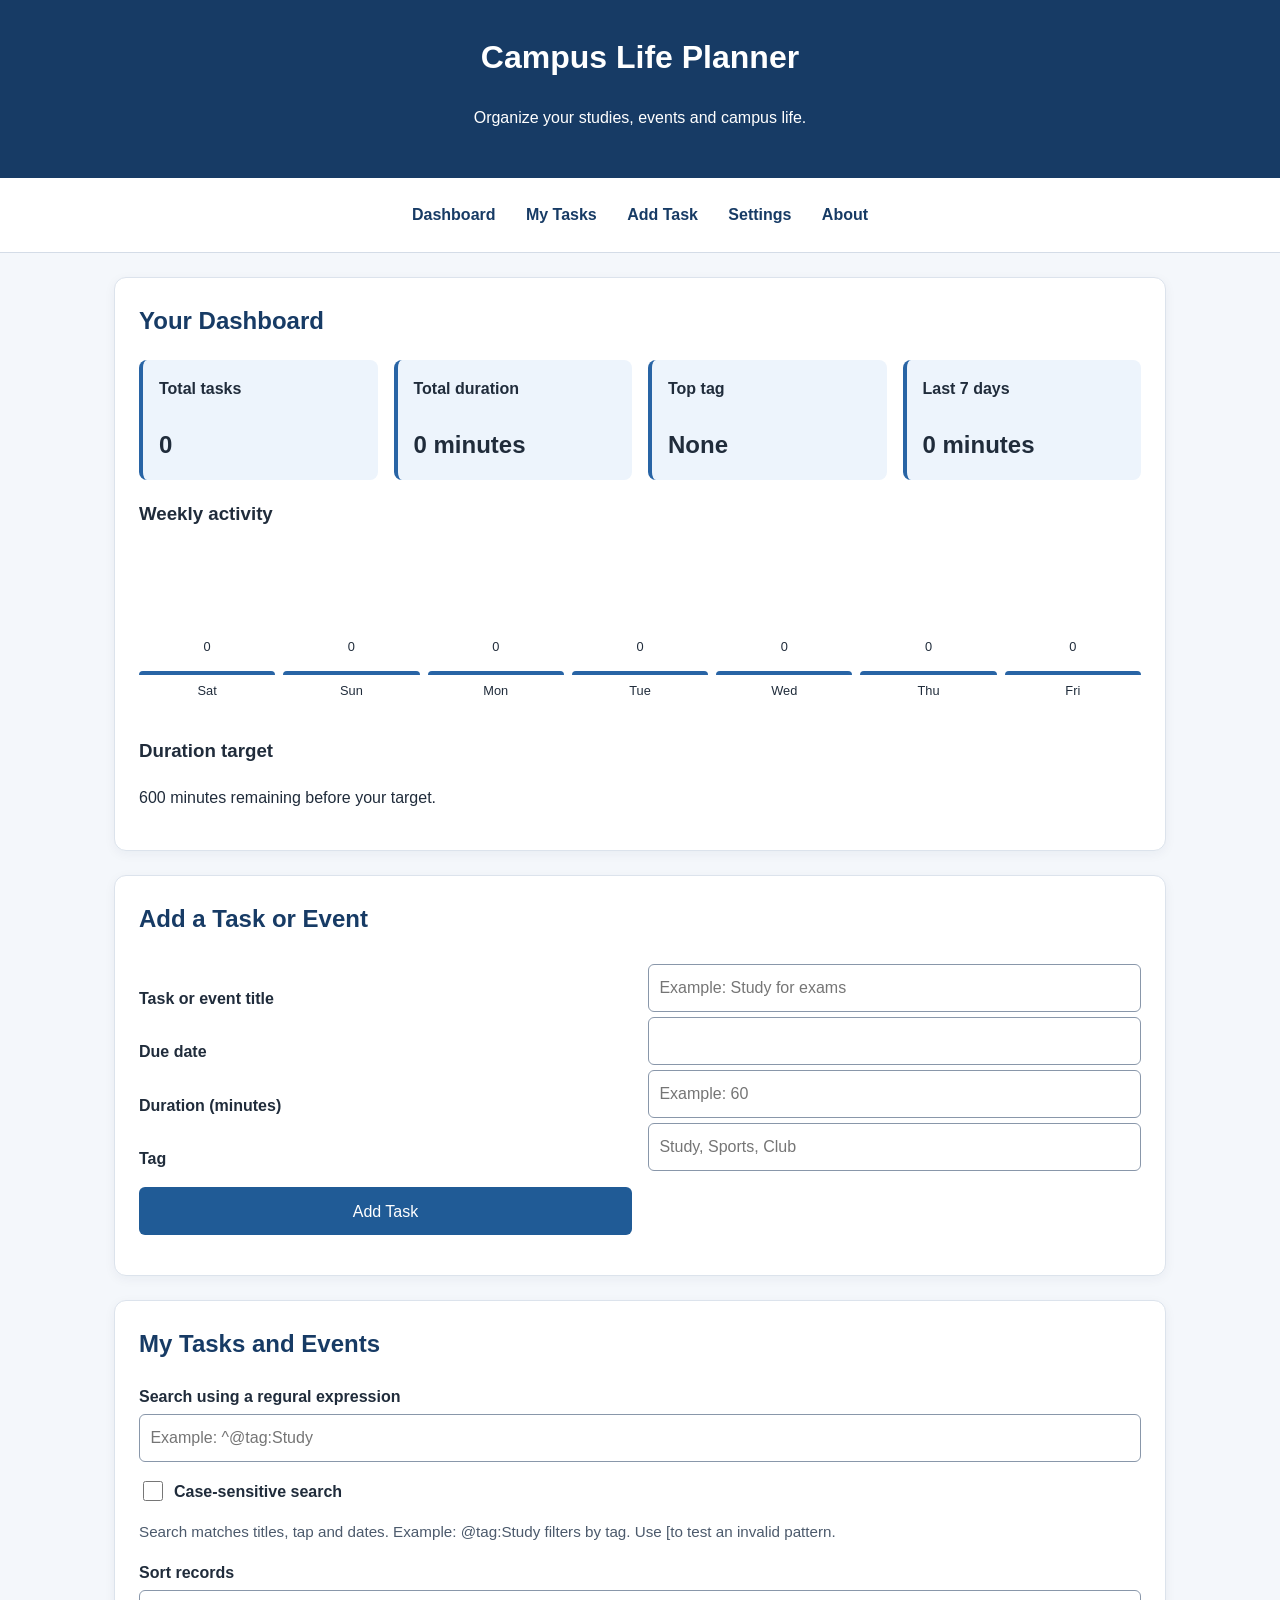
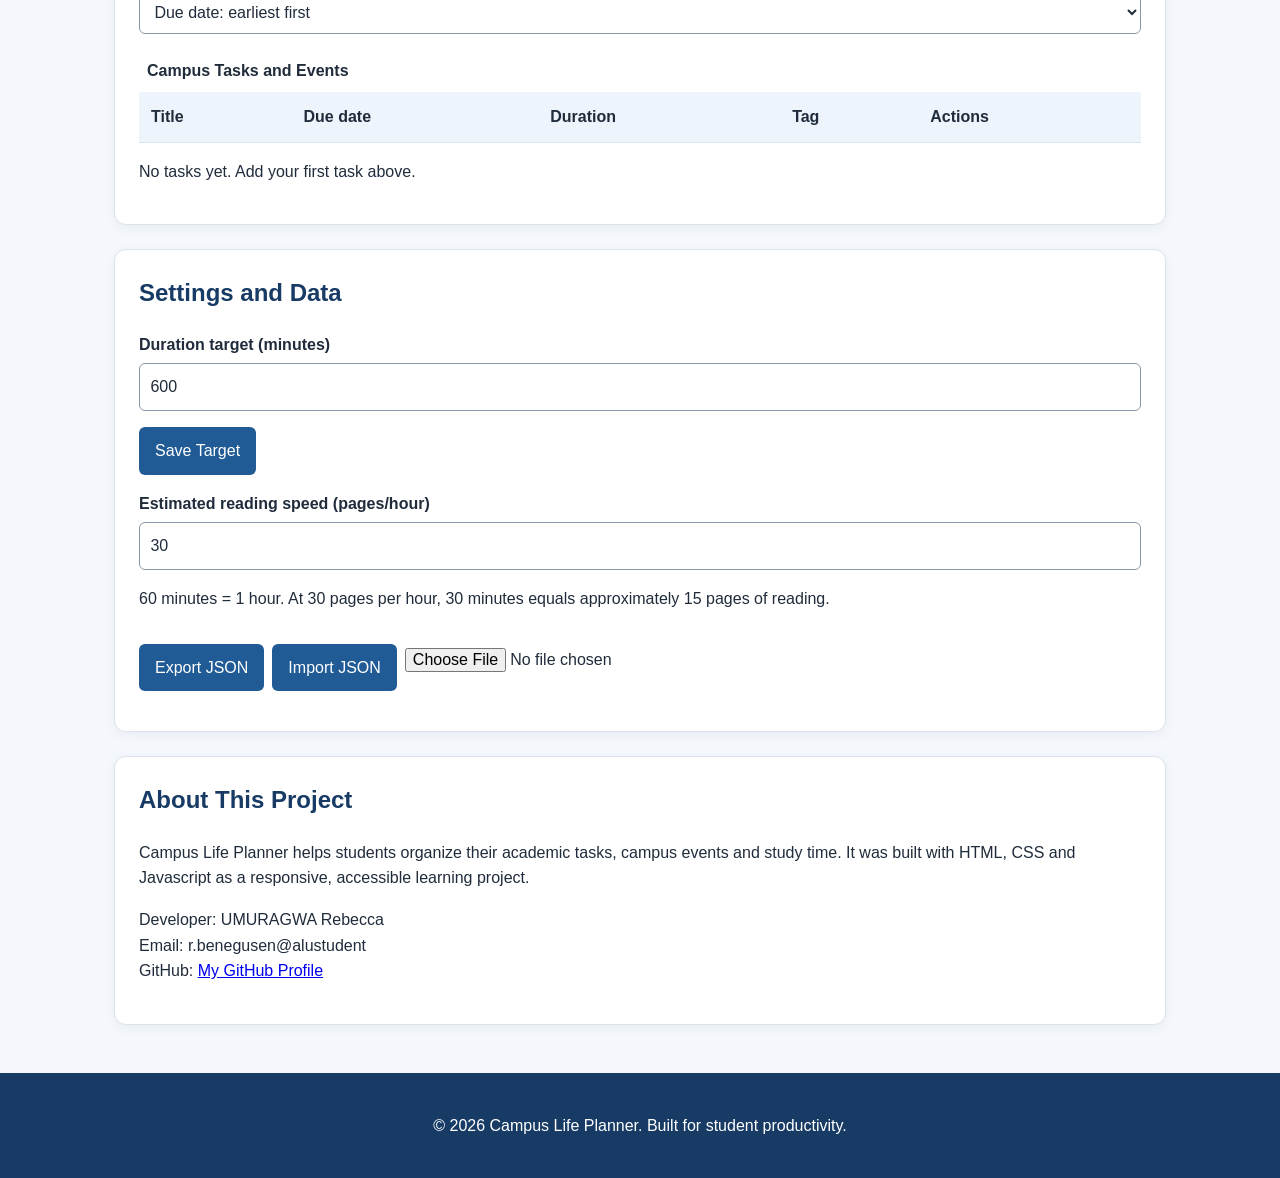
<file: index.html>
<!DOCTYPE html>
<html lang="en">

<head>
    <meta charset="UTF-8">
    <meta name="view point" content="width=device-width, initial-scale=1.0">
    <meta name="description" content="A simple planner for campus tasks and events.">
    <title>Campus Life Planner</title>
    <link rel="stylesheet" href="style.css">
    <script src="app.js" defer></script>
</head>

<body>
    <a class="skip-link" href="#main">Skin to main content</a>

    <header class="site-header">
        <h1>Campus Life Planner</h1>
        <p>Organize your studies, events and campus life.</p>
    </header>
    <nav aria-label="Main navigation">
        <a href="#dashboard">Dashboard</a>
        <a href="#records">My Tasks</a>
        <a href="#task-form">Add Task</a>
        <a href="#settings">Settings</a>
        <a href="#about">About</a>
    </nav>
    <main id="main">
        <section id="dashboard" aria-labelledby="dashboard-title">
            <h2 id="dashboard-title">Your Dashboard</h2>

            <div class="stats-grid">
                <article class="stat-card">
                    <h3>Total tasks</h3>
                    <p id="totalTasks">0</p>
                </article>
                <article class="stat-card">
                    <h3>Total duration</h3>
                    <p id="totalDuration">0 minutes</p>
                </article>
                <article class="stat-card">
                    <h3>Top tag</h3>
                    <p id="topTag">None</p>
                </article>
                <article class="stat-card">
                    <h3>Last 7 days</h3>
                    <p id="weeklyTotal">0 minutes</p>
                </article>
            </div>

            <h3>Weekly activity</h3>
            <div id="weeklyChart" class="chart" role="img" aria-label="Task duration for the last seven days"></div>

            <h3>Duration target</h3>
            <p id="targetMessage" role="status" aria-live="polite">
                Set a target in Settings.
            </p>
            <p id="overTargetMessage" role="alert" aria-live="assertive"></p>
        </section>

        <section id="task-form" aria-labelledby="form-title">
            <h2 id="form-title">Add a Task or Event</h2>

            <form id="recordForm">
                <input type="hidden" id="editId">
                <label for="title">Task or event title</label>
                <input id="title" name="title" type="text" maxlength="100" required
                    placeholder="Example: Study for exams">

                <label for="dueDate">Due date</label>
                <input id="dueDate" name="dueDate" type="required">

                <label for="duration">Duration (minutes)</label>
                <input id="duration" name="duration" type="number" min="1" max="100000" step="1" required
                    placeholder="Example: 60">

                <label for="tag">Tag</label>
                <input id="tag" name="tag" type="text" maxlength="40" required placeholder="Study, Sports, Club">

                <button type="submit" id="saveButton">Add Task</button>
                <button type="button" id="cancelEdit" hidden>Cancel Edit</button>
            </form>

            <p id="formMessage" role="status" aria-live="polite"></p>
        </section>

        <section id="records" aria-labelledby="records-title">
            <h2 id="records-title">My Tasks and Events</h2>

            <label for="search">Search using a regural expression</label>

            <input id="search" type="search" placeholder="Example: ^@tag:Study">

            <label class="check-label" for="caseSensitive">
                <input id="caseSensitive" type="checkbox">
                Case-sensitive search
            </label>
            <p class="help">
                Search matches titles, tap and dates.
                Example: @tag:Study filters by tag. Use [to test an invalid pattern.
            </p>
            <p id="searchMessage" role="status" aria-live="polite"></p>

            <div class="sort-controls">
                <label for="sortBy">Sort records</label>
                <select id="sortBy">
                    <option value="date-asc">Due date: earliest first</option>
                    <option value="date-desc">Due date: latest first</option>
                    <option value="title-asc">Title: A to Z</option>
                    <option value="title-desc">Title: Z to A</option>
                    <option value="duration-asc">Duration: shortest first</option>
                    <option value="duration-desc">Duration: longest first</option>
                </select>
            </div>

            <div class="table-wrapper">
                <table>
                    <caption>Campus Tasks and Events</caption>
                    <thead>
                        <tr>
                            <th scope="col">Title</th>
                            <th scope="col">Due date</th>
                            <th scope="col">Duration</th>
                            <th scope="col">Tag</th>
                            <th scope="col">Actions</th>
                        </tr>
                    </thead>
                    <tbody id="recordList"></tbody>
                </table>
            </div>
            <p id="emptyMessage">No tasks yet. Add your first task above.</p>
        </section>

        <section id="settings" aria-labelledby="settings-title">
            <h2 id="settings-title"> Settings and Data</h2>
            <label for="durationCap">Duration target (minutes)</label>
            <input id="durationCap" type="number" min="1" max="1000000" step="1" value="600">
            <button id="saveSettings" type="button">Save Target</button>

            <label for="readingSpeed">Estimated reading speed (pages/hour)</label>
            <input id="readingSpeed" type="number" min="1" max="1000" step="1" value="30">
            <p id="conversionResult">60 minutes = 1 hour.</p>

            <div class="button-group">
                <button id="exportButton" type="button">Export JSON</button>

                <label class="file-label" for="importFile">Import JSON</label>
                <input id="importFile" type="file" accept=".json, application/json">
            </div>
            <p id="settingsMessage" role="status" aria-live="polite"></p>
        </section>

        <section id="about" aria-labelledby="about-title">
            <h2 id="about-title">About This Project</h2>
            <p>
                Campus Life Planner helps students organize their academic tasks,
                campus events and study time. It was built with HTML, CSS and Javascript as a responsive, accessible
                learning project.
            </p>
            <p>
                Developer: UMURAGWA Rebecca <br>
                Email: r.benegusen@alustudent <br>
                GitHub: <a href="https://github.com/Rebecca-alu/campus-life-planner" target="_blank"
                    rel="noopener noreferrer">My GitHub
                    Profile</a>
            </p>
        </section>
    </main>
    <footer>
        <p>&copy; 2026 Campus Life Planner. Built for student productivity.</p>
    </footer>
</body>

</html>
</file>
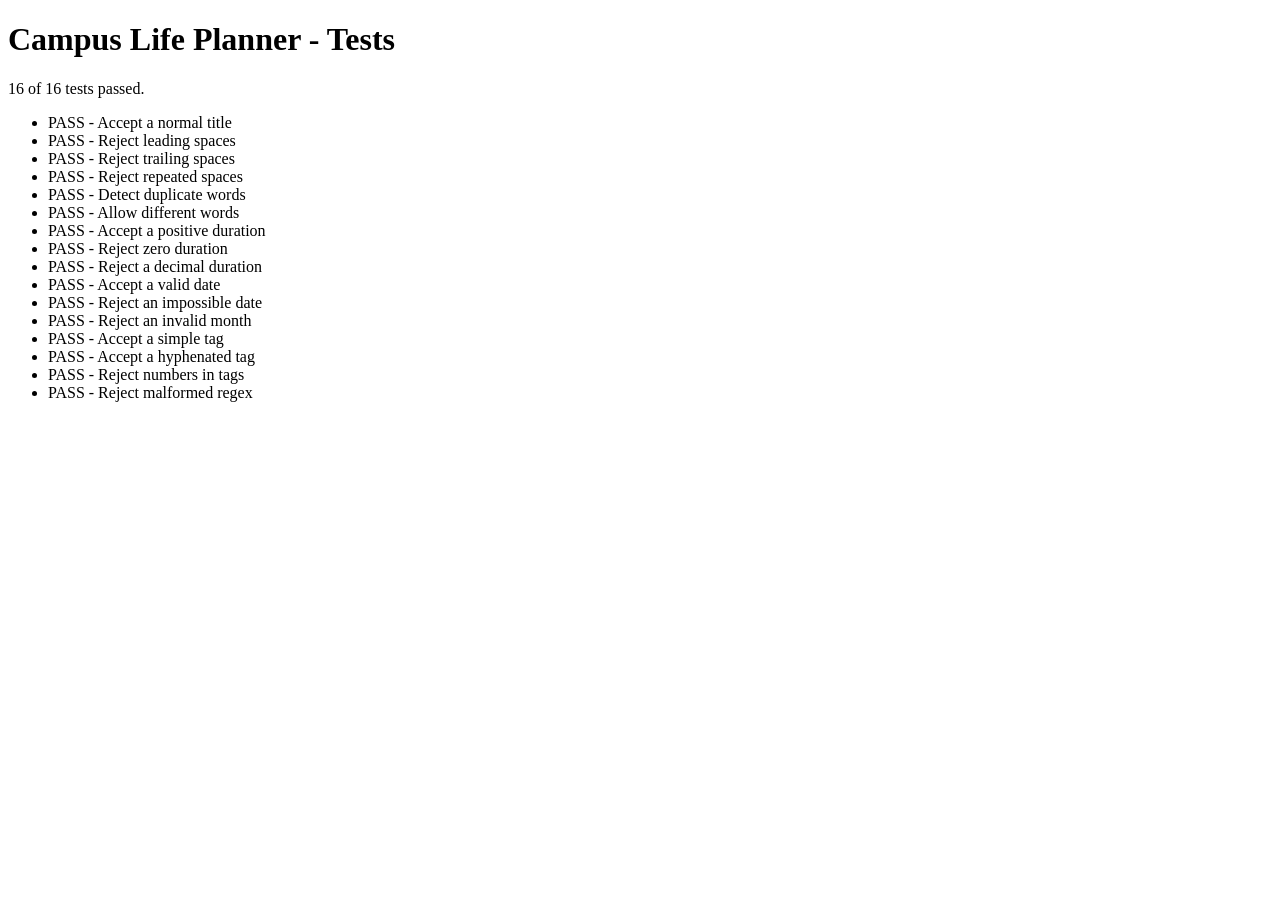
<file: tests.html>
<!DOCTYPE html>
<html lang="en">

<head>
    <meta charset="UTF-8">
    <meta name="viewpoint" content="width=device-width, initial-scale=1">
    <title>Campus Planner Tests</title>
</head>

<body>
    <main>
        <h1>Campus Life Planner - Tests</h1>
        <p id="summary" role="status" aria-live="polite"></p>
        <ul id="results"></ul>
    </main>

    <script>
        "use strict";
        const tests = [];

        function test(name, actual, expected) {
            tests.push({
                name,
                passed: actual === expected
            });
        }

        const titlePattern = /^\S(?:.*\S)?$/;
        const repeatedSpaces = /\s{2,}/;
        const numberPattern = /^[1-9]\d*$/;
        const datePattern = /^\d{4}-(0[1-9]|1[0-2])-(0[1-9]|[12]\d|3[01])$/;
        const tagPattern = /^[A-Za-z]+(?:[ -][A-Za-z]+)*$/;
        const duplicateWords = /\b(\w+)\s+\1\b/i;

        function valiDate(value) {
            if (!datePattern.test(value)) return false;

            const [year, month, day] = value.split("-").map(Number);
            const date = new Date(Date.UTC(year, month - 1, day));

            return date.getUTCFullYear() === year &&
                date.getUTCMonth() === month - 1 &&
                date.getUTCDate() === day;
        }

        test("Accept a normal title",
            titlePattern.test("Study for exams"), true
        );
        test("Reject leading spaces",
            titlePattern.test(" Study"), false
        );
        test("Reject trailing spaces",
            titlePattern.test("Study "), false
        );
        test("Reject repeated spaces",
            repeatedSpaces.test("Study  exams"), true
        );
        test("Detect duplicate words",
            duplicateWords.test("Study study"), true
        );
        test("Allow different words",
            duplicateWords.test("Study exams"), false
        );
        test("Accept a positive duration",
            numberPattern.test("60"), true
        );
        test("Reject zero duration",
            numberPattern.test("0"), false
        );
        test("Reject a decimal duration",
            numberPattern.test("30.5"), false
        );
        test("Accept a valid date",
            valiDate("2026-10-16"), true
        );
        test("Reject an impossible date",
            valiDate("2026-02-30"), false
        );
        test("Reject an invalid month",
            valiDate("2026-13-01"), false
        );
        test("Accept a simple tag",
            tagPattern.test("Study"), true
        );
        test("Accept a hyphenated tag",
            tagPattern.test("Sports-Club"), true
        );
        test("Reject numbers in tags",
            tagPattern.test("Study123"), false
        );

        let invalidRegexRejected = false;

        try {
            new RegExp("[");
        } catch {
            invalidRegexRejected = true;
        }

        test("Reject malformed regex",
            invalidRegexRejected, true
        );

        const results = document.getElementById("results");
        let passed = 0;
        tests.forEach(item => {
            const li = document.createElement("li");
            li.textContent =
                `${item.passed ? "PASS" : "FAIL"} - ${item.name}`;

            results.appendChild(li);

            if (item.passed) passed++;
        });

        document.getElementById("summary").textContent =
            `${passed} of ${tests.length} tests passed.`;
    </script>
</body>

</html>
</file>
<file: style.css>
* {
    box-sizing: border-box;
}

html {
    scroll-behavior: smooth;
}

body {
    margin: 0;
    font-family: Arial, sans-serif;
    line-height: 1.6;
    color: #202c3b;
    background: #f4f7fb;
}

.site-header {
    padding: 2rem 1rem;
    text-align: center;
    background: #173b65;
    color: white;
}

.site-header h1 {
    margin-top: 0;
}

nav {
    display: flex;
    flex-wrap: wrap;
    justify-content: center;
    gap: 0.5rem;
    padding: 1rem;
    background: #ffffff;
    border-bottom: 1px solid #d4dce7;
}

nav a {
    padding: 0.5rem 0.7rem;
    color: #173b65;
    font-weight: bold;
    text-decoration: none;
}

nav a:hover {
    text-decoration: underline;
}

main {
    width: min(1100px, 100%);
    margin: auto;
    padding: 1rem;
}

section {
    margin-bottom: 1.5rem;
    padding: 1.25rem;
    background: white;
    border: 1px solid #dce3ec;
    border-radius: 12px;
    box-shadow: 0 3px 12px rgb(20 40 70 / 5%);
}

h2 {
    color: #173b65;
    margin-top: 0;
}

.stats-grid {
    display: grid;
    grid-template-columns: 1fr;
    gap: 1rem;
}

.stat-card {
    padding: 1rem;
    background: #edf4fc;
    border-left: 4px solid #2864a5;
    border-radius: 8px;
}

.stat-card h3 {
    margin: 0;
    font-size: 1rem;
}

.stat-card p {
    margin-bottom: 0;
    font-size: 1.5rem;
    font-weight: bold;
    overflow-wrap: anywhere;
}

label {
    display: block;
    margin-top: 1rem;
    font-weight: bold;
}

input,
select,
button,
.file-label {
    font: inherit;
}

input:not([type="checkbox"]):not([type="file"]),
select {
    width: 100%;
    min-height: 44px;
    margin-top: 0.3rem;
    padding: 0.65rem;
    border: 1px solid #8997aa;
    border-radius: 6px;
    background: white;
    color: #202c3b;
}

input[type="checkbox"] {
    width: 20px;
    height: 20px;
    vertical-align: middle;
}

.check-label {
    display: flex;
    align-items: center;
    gap: 0.5rem;
}

button,
.file-label {
    display: inline-block;
    margin-top: 1rem;
    padding: 0.7rem 1rem;
    border: 0;
    border-radius: 6px;
    background: #205b96;
    color: white;
    cursor: pointer;
    text-align: center;
}

button:hover,
.file-label:hover {
    background: #143d68;
}

button:disabled {
    opacity: 0.6;
    cursor: not-allowed;
}

:focus-visible {
    outline: 3px solid #e69b24;
    outline-offset: 3px;
}

.skip-link {
    position: absolute;
    top: -100px;
    left: 1rem;
    z-index: 10;
    padding: 0.75rem;
    background: white;
    color: #173b65;
}

.skip-link:focus {
    top: 1rem;
}

.help {
    color: #4c5a6c;
    font-size: 0.95rem;
}

.table-wrapper {
    width: 100%;
    overflow-x: auto;
}

table {
    width: 100%;
    margin-top: 1rem;
    border-collapse: collapse;
}

caption {
    padding: 0.5rem;
    text-align: left;
    font-weight: bold;
}

th,
td {
    padding: 0.75rem;
    border-bottom: 1px solid #dce3ec;
    text-align: left;
    vertical-align: top;
}

th {
    background: #edf4fc;
}

td button {
    margin: 0.2rem;
}

mark {
    background: #ffe08a;
    color: #202020;
    border-radius: 2px;
}

.chart {
    display: flex;
    align-items: end;
    gap: 0.5rem;
    min-height: 170px;
    padding: 1rem 0;
}

.chart-day {
    flex: 1;
    min-width: 0;
    text-align: center;
    font-size: 0.8rem;
}

.chart-bar {
    display: flex;
    align-items: end;
    justify-content: center;
    min-height: 4px;
    width: 100%;
    margin-bottom: 0.4rem;
    background: #dce9f8;
    border-radius: 5px 5px 0 0;
}

.chart-bar span {
    width: 100%;
    min-height: 4px;
    background: #2864a5;
    border-radius: 5px 5px 0 0;
    animation: grow 0.5s ease-out;
}

@keyframes grow {
    from {
        height: 0;
    }

    to {
        height: 100%;
    }
}

.button-group {
    display: flex;
    flex-wrap: wrap;
    align-items: center;
    gap: 0.5rem;
}

.file-label {
    margin-top: 1rem;
}

footer {
    padding: 1.5rem;
    background: #173b65;
    color: white;
    text-align: center;
}

[hidden] {
    display: none !important;
}

@media (min-width: 360px) {
    main {
        padding: 1rem;
    }
}

@media (min-width: 768px) {
    main {
        padding: 1.5rem;
    }

    .stats-grid {
        grid-template-columns: repeat(2, 1fr);
    }

    section {
        padding: 1.5rem;
    }
}

@media (min-width: 1024px) {
    .stats-grid {
        grid-template-columns: repeat(4, 1fr);
    }

    #recordForm {
        display: grid;
        grid-template-columns: 1fr 1fr;
        column-gap: 1rem;
    }

    #recordForm label {
        align-self: end;
    }

    #recordForm input,
    #recordForm button {
        min-width: 0;
    }
}

@media (prefers-reduced-motion: reduce) {

    *,
    *::before,
    *::after {
        scroll-behavior: auto !important;
        animation-duration: 0.01ms !important;
        animation-iteration-count: 1 !important;
        transition-duration: 0.01ms !important;
    }
}
</file>
